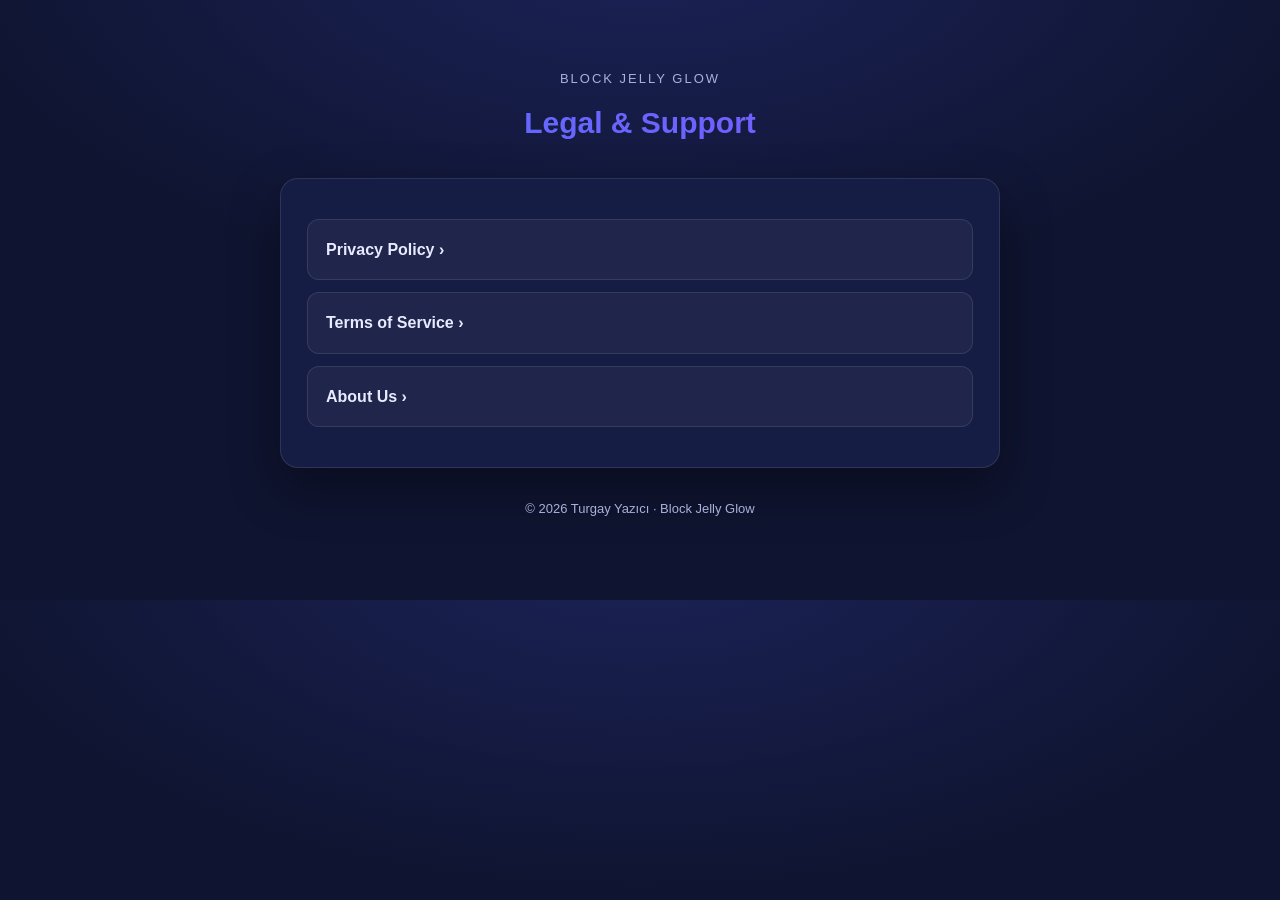
<file: index.html>
<!DOCTYPE html>
<html lang="en">
<head>
<meta charset="UTF-8">
<meta name="viewport" content="width=device-width, initial-scale=1.0">
<title>Block Jelly Glow — Legal & Support</title>
<link rel="stylesheet" href="style.css">
</head>
<body>
<div class="wrap">
  <header class="hero">
    <span class="logo">Block Jelly Glow</span>
    <h1>Legal &amp; Support</h1>
  </header>

  <div class="card">
    <ul class="home-links">
      <li><a href="privacy-policy.html">Privacy Policy &rsaquo;</a></li>
      <li><a href="terms-of-service.html">Terms of Service &rsaquo;</a></li>
      <li><a href="about-us.html">About Us &rsaquo;</a></li>
    </ul>
  </div>

  <footer>
    &copy; <span>2026</span> Turgay Yazıcı · Block Jelly Glow
  </footer>
</div>
</body>
</html>
</file>
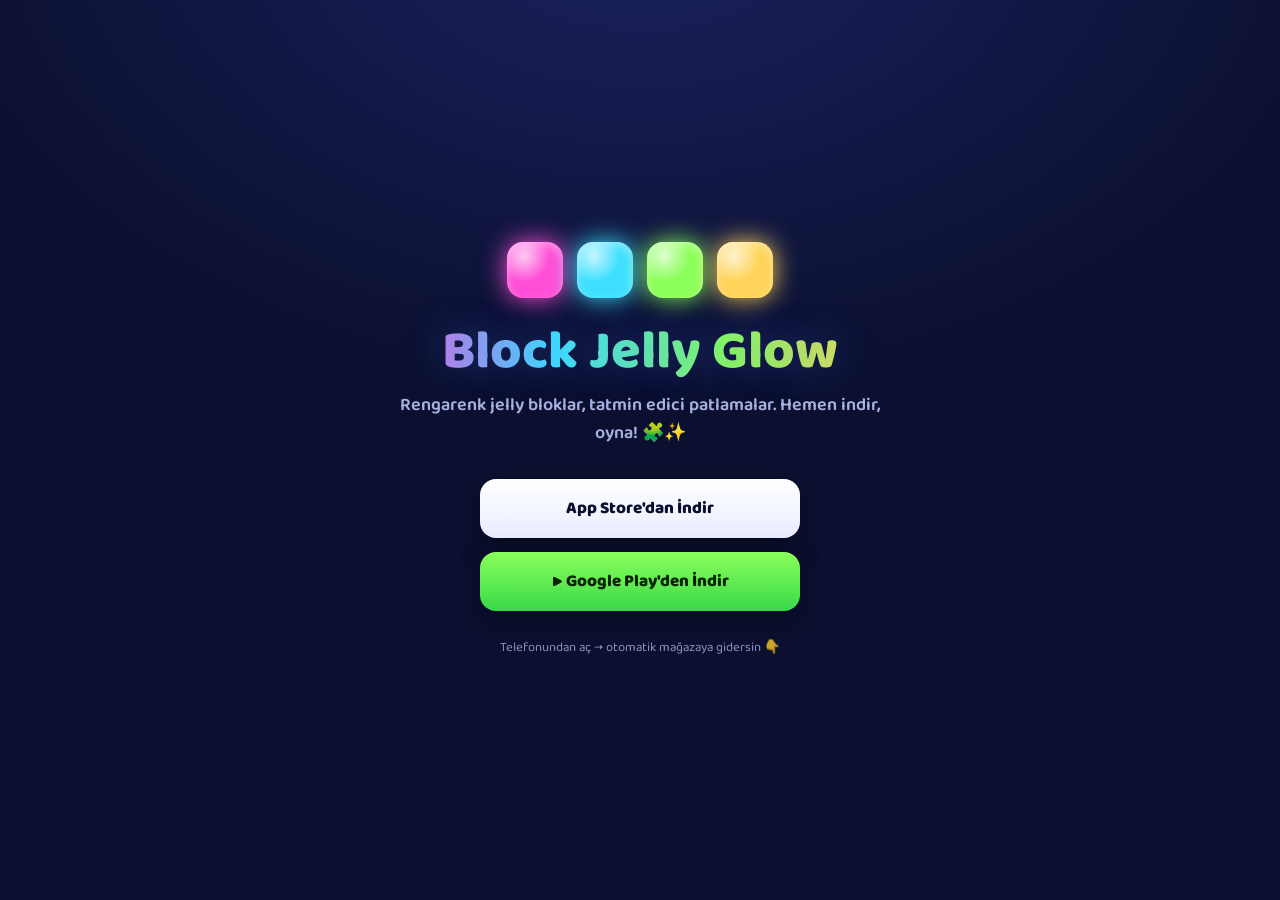
<file: oyun/index.html>
<!DOCTYPE html>
<html lang="tr">
<head>
<meta charset="utf-8">

<!-- ===== ANINDA YONLENDIRME (sayfa cizilmeden calisir) ===== -->
<script>
  (function(){
    var ua = navigator.userAgent || navigator.vendor || "";
    if (/android/i.test(ua)) {
      location.replace("https://play.google.com/store/apps/details?id=com.turgayyazici.blockjellyglow");
    } else if (/iPhone|iPad|iPod/i.test(ua)) {
      location.replace("https://apps.apple.com/app/id6781300844");
    }
    // Masaustu -> yonlendirme yok, asagidaki landing gorunur.
  })();
</script>

<meta name="viewport" content="width=device-width, initial-scale=1">
<title>Block Jelly Glow</title>

<!-- ===== SOSYAL MEDYA ONIZLEME (Open Graph) ===== -->
<meta property="og:type" content="website">
<meta property="og:title" content="Block Jelly Glow">
<meta property="og:description" content="Rengarenk jelly bloklar, tatmin edici patlamalar! Hemen indir, oyna. 🧩✨">
<meta property="og:url" content="https://turgay5353.github.io/oyun/">
<meta property="og:image" content="https://turgay5353.github.io/oyun/kapak.png">
<meta name="twitter:card" content="summary_large_image">
<meta name="twitter:title" content="Block Jelly Glow">
<meta name="twitter:description" content="Rengarenk jelly bloklar, tatmin edici patlamalar! Hemen indir, oyna. 🧩✨">
<meta name="twitter:image" content="https://turgay5353.github.io/oyun/kapak.png">

<link rel="preconnect" href="https://fonts.googleapis.com">
<link href="https://fonts.googleapis.com/css2?family=Baloo+2:wght@600;800&display=swap" rel="stylesheet">

<style>
  :root{--bg:#0b1030;--magenta:#ff4fd8;--cyan:#3fe0ff;--lime:#8bff5a;--gold:#ffd45a;--text:#eef1ff;--muted:#a8b0e0;}
  *{box-sizing:border-box;margin:0;padding:0}
  html,body{height:100%}
  body{
    font-family:'Baloo 2',system-ui,-apple-system,sans-serif;
    background:radial-gradient(1200px 800px at 50% -10%, #1b2260 0%, var(--bg) 60%);
    color:var(--text); min-height:100%;
    display:flex; align-items:center; justify-content:center;
    text-align:center; padding:32px 20px; overflow-x:hidden;
  }
  .wrap{max-width:520px; width:100%}
  .blocks{display:flex; gap:14px; justify-content:center; margin-bottom:26px}
  .blk{width:56px; height:56px; border-radius:16px; position:relative; animation:bob 2.6s ease-in-out infinite}
  .blk::after{content:""; position:absolute; inset:0; border-radius:16px;
    background:radial-gradient(circle at 30% 25%, rgba(255,255,255,.7), transparent 45%);}
  .b1{background:var(--magenta); box-shadow:0 0 26px var(--magenta), inset 0 4px 10px rgba(255,255,255,.4)}
  .b2{background:var(--cyan);    box-shadow:0 0 26px var(--cyan),    inset 0 4px 10px rgba(255,255,255,.4); animation-delay:.25s}
  .b3{background:var(--lime);    box-shadow:0 0 26px var(--lime),    inset 0 4px 10px rgba(255,255,255,.4); animation-delay:.5s}
  .b4{background:var(--gold);    box-shadow:0 0 26px var(--gold),    inset 0 4px 10px rgba(255,255,255,.4); animation-delay:.75s}
  @keyframes bob{0%,100%{transform:translateY(0)}50%{transform:translateY(-10px)}}
  h1{
    font-weight:800; font-size:clamp(34px,9vw,54px); line-height:1.05;
    background:linear-gradient(90deg,var(--magenta),var(--cyan),var(--lime),var(--gold));
    -webkit-background-clip:text; background-clip:text; color:transparent;
    text-shadow:0 0 40px rgba(80,120,255,.35); margin-bottom:10px;
  }
  p.tag{color:var(--muted); font-size:clamp(15px,4.4vw,18px); margin-bottom:32px; font-weight:600}
  .btns{display:flex; flex-direction:column; gap:14px; align-items:center}
  a.store{
    display:flex; align-items:center; justify-content:center; gap:10px;
    width:100%; max-width:320px; padding:16px 22px; border-radius:16px;
    font-weight:800; font-size:17px; text-decoration:none; color:#0b1030;
    background:linear-gradient(180deg,#ffffff,#e8ecff);
    box-shadow:0 10px 26px rgba(0,0,0,.35);
  }
  a.android{background:linear-gradient(180deg,#8bff5a,#38d94a); color:#0a2400}
  .note{margin-top:26px; color:var(--muted); font-size:13px; opacity:.8}
</style>
</head>
<body>
  <div class="wrap">
    <div class="blocks">
      <div class="blk b1"></div><div class="blk b2"></div>
      <div class="blk b3"></div><div class="blk b4"></div>
    </div>
    <h1>Block Jelly Glow</h1>
    <p class="tag">Rengarenk jelly bloklar, tatmin edici patlamalar. Hemen indir, oyna! 🧩✨</p>
    <div class="btns">
      <a class="store ios" href="https://apps.apple.com/app/id6781300844"> App Store'dan İndir</a>
      <a class="store android" href="https://play.google.com/store/apps/details?id=com.turgayyazici.blockjellyglow">▶ Google Play'den İndir</a>
    </div>
    <div class="note">Telefonundan aç → otomatik mağazaya gidersin 👇</div>
  </div>
</body>
</html>
</file>
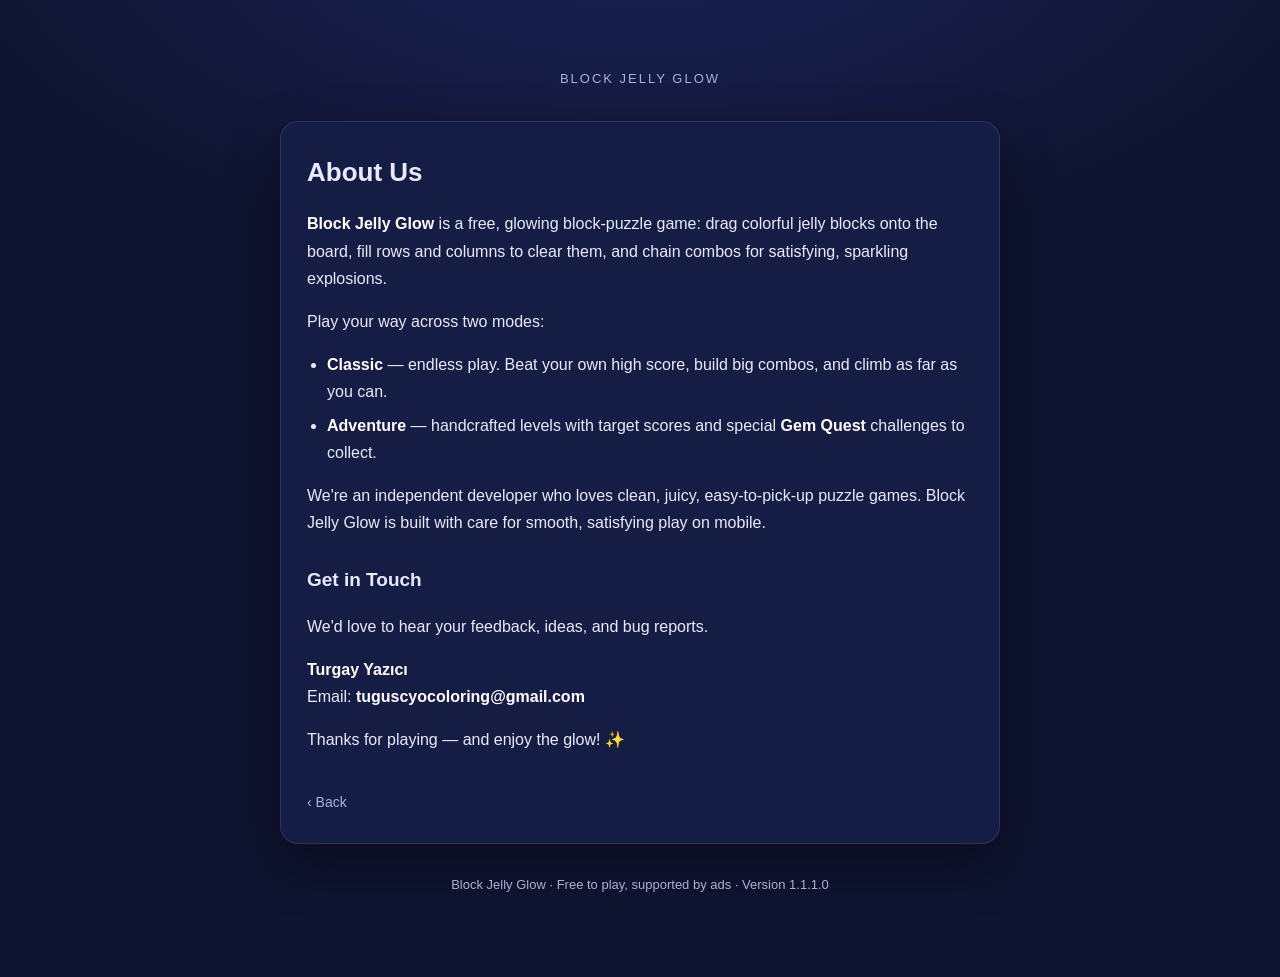
<file: about-us.html>
<!DOCTYPE html>
<html lang="en">
<head>
<meta charset="UTF-8">
<meta name="viewport" content="width=device-width, initial-scale=1.0">
<title>About Us — Block Jelly Glow</title>
<link rel="stylesheet" href="style.css">
</head>
<body>
<div class="wrap">
  <header class="hero">
    <span class="logo">Block Jelly Glow</span>
  </header>

  <div class="card">
    <h1 class="doc-title">About Us</h1>

    <p><strong>Block Jelly Glow</strong> is a free, glowing block-puzzle game: drag colorful jelly blocks onto the board, fill rows and columns to clear them, and chain combos for satisfying, sparkling explosions.</p>

    <p>Play your way across two modes:</p>
    <ul>
      <li><strong>Classic</strong> — endless play. Beat your own high score, build big combos, and climb as far as you can.</li>
      <li><strong>Adventure</strong> — handcrafted levels with target scores and special <strong>Gem Quest</strong> challenges to collect.</li>
    </ul>

    <p>We're an independent developer who loves clean, juicy, easy-to-pick-up puzzle games. Block Jelly Glow is built with care for smooth, satisfying play on mobile.</p>

    <h2>Get in Touch</h2>
    <p>We'd love to hear your feedback, ideas, and bug reports.</p>
    <p><strong>Turgay Yazıcı</strong><br>
    Email: <strong>tuguscyocoloring@gmail.com</strong></p>

    <p>Thanks for playing — and enjoy the glow! ✨</p>

    <a class="back" href="index.html">&lsaquo; Back</a>
  </div>

  <footer>
    Block Jelly Glow · Free to play, supported by ads · Version 1.1.1.0
  </footer>
</div>
</body>
</html>
</file>
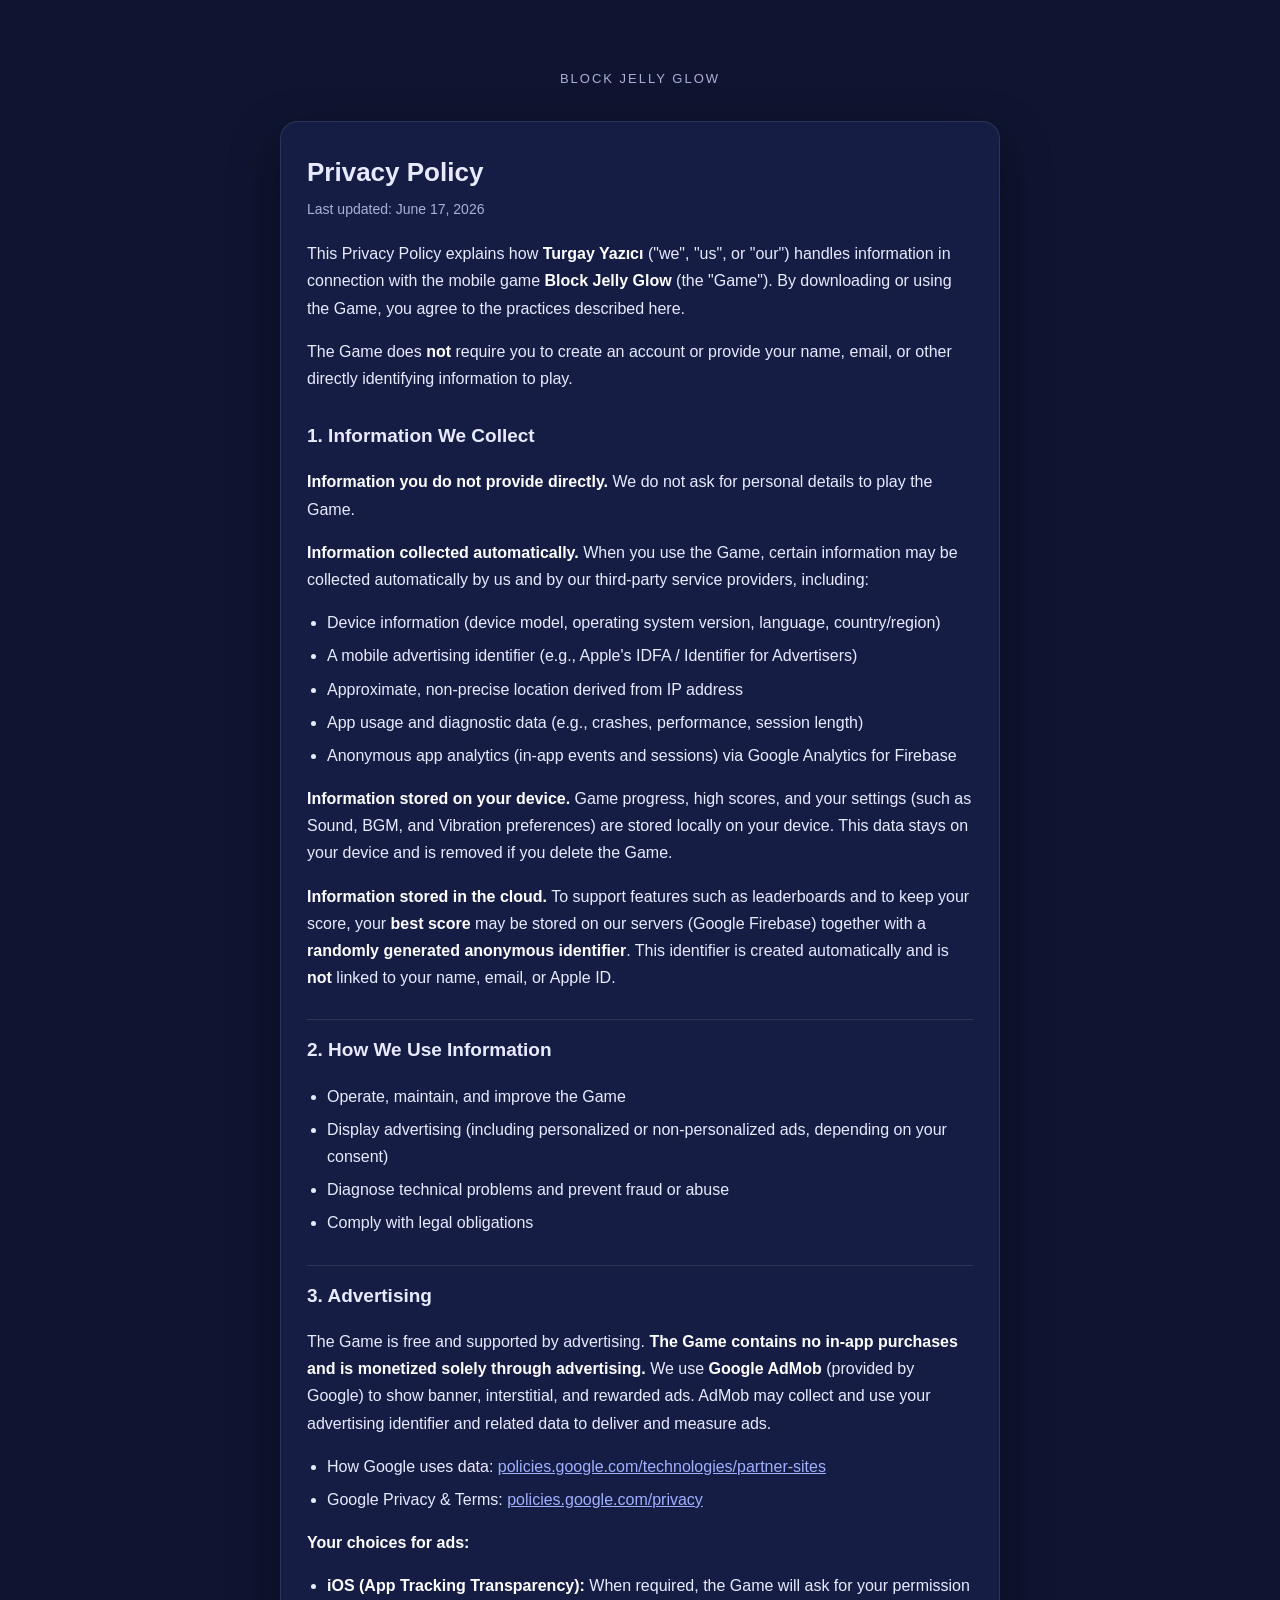
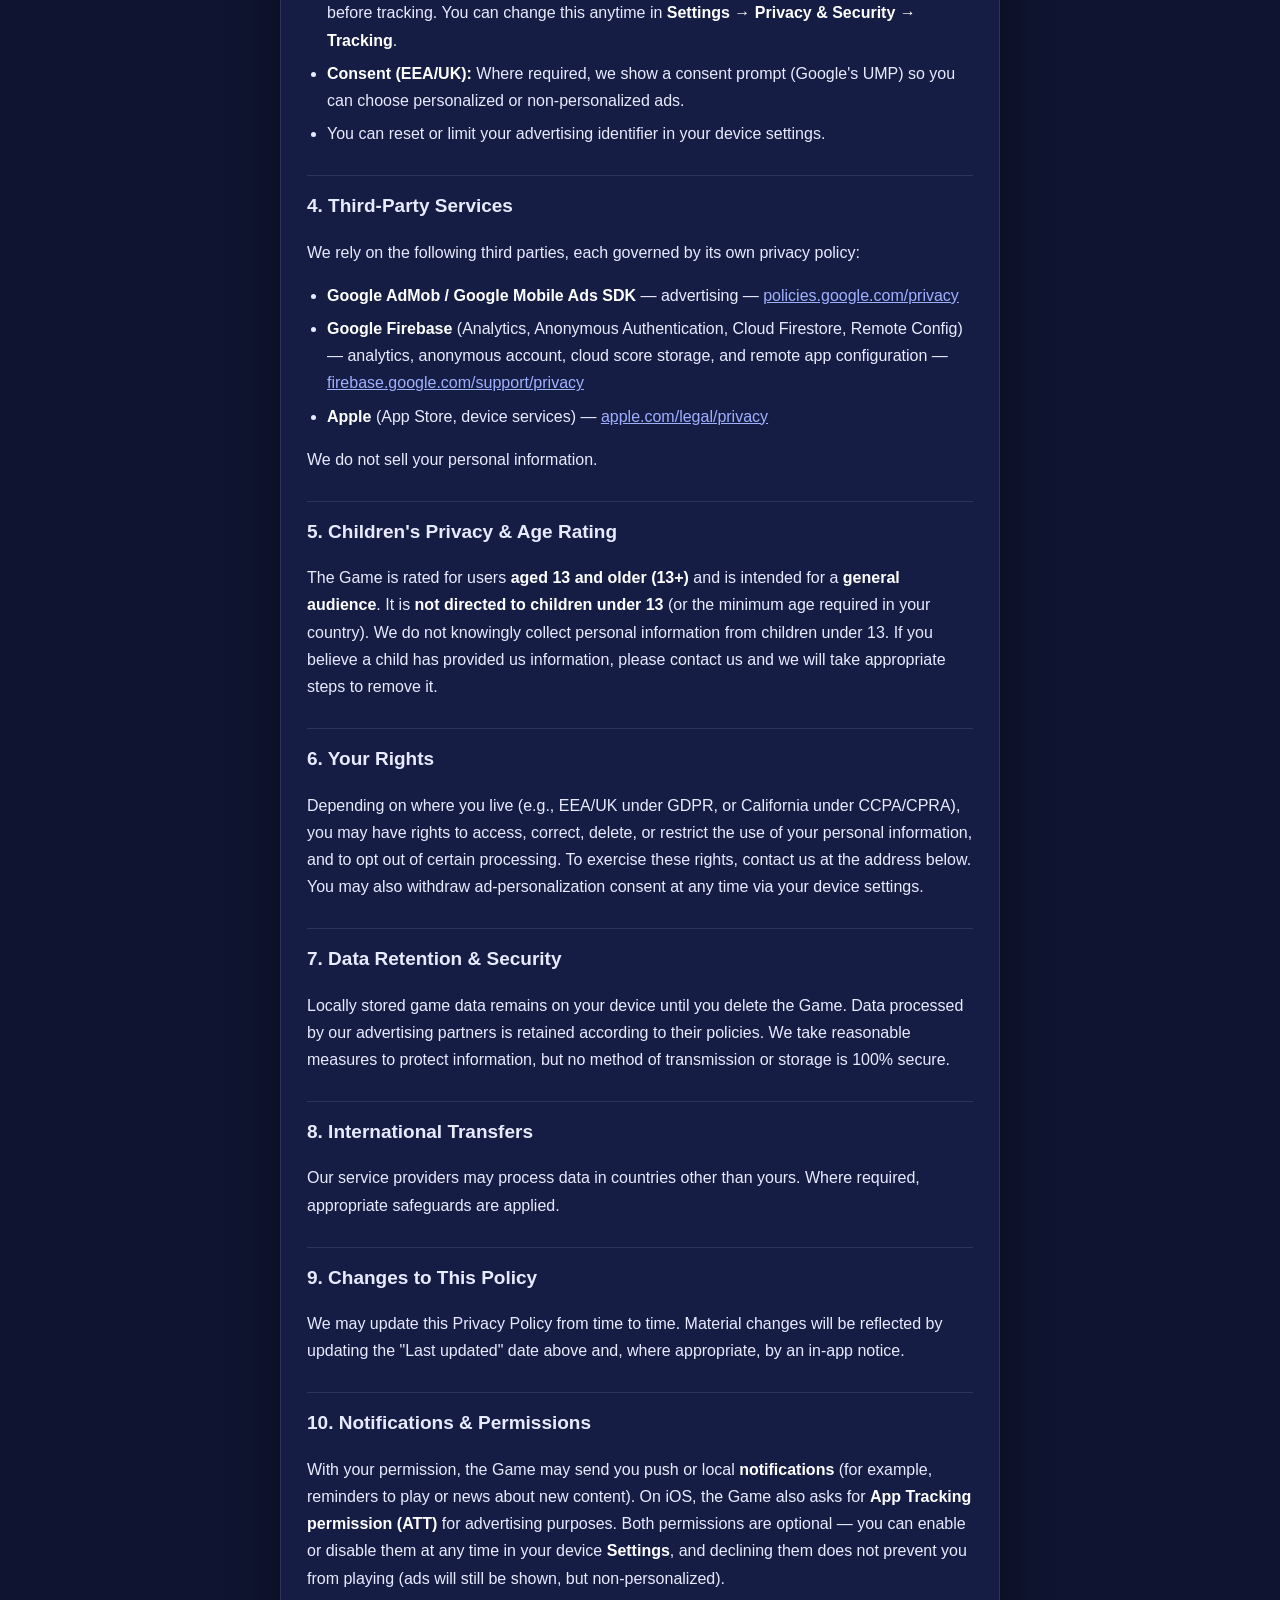
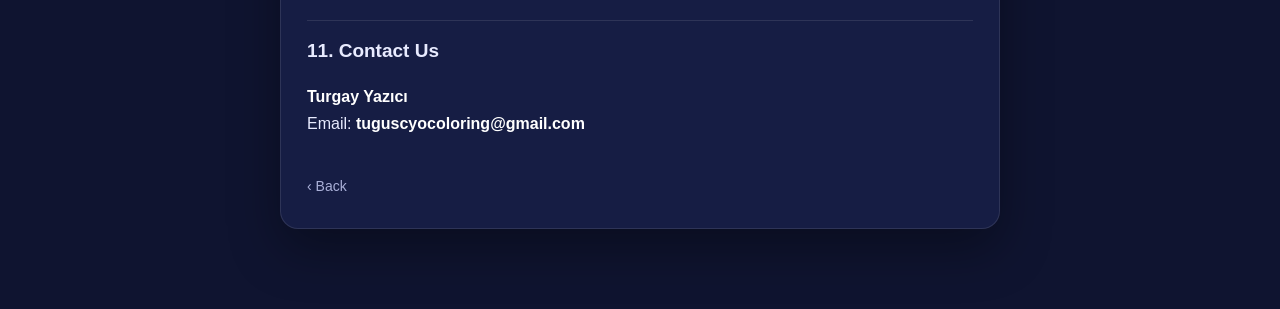
<file: privacy-policy.html>
<!DOCTYPE html>
<html lang="en">
<head>
<meta charset="UTF-8">
<meta name="viewport" content="width=device-width, initial-scale=1.0">
<title>Privacy Policy — Block Jelly Glow</title>
<link rel="stylesheet" href="style.css">
</head>
<body>
<div class="wrap">
  <header class="hero">
    <span class="logo">Block Jelly Glow</span>
  </header>

  <div class="card">
    <h1 class="doc-title">Privacy Policy</h1>
    <p class="updated">Last updated: June 17, 2026</p>

    <p>This Privacy Policy explains how <strong>Turgay Yazıcı</strong> ("we", "us", or "our") handles information in connection with the mobile game <strong>Block Jelly Glow</strong> (the "Game"). By downloading or using the Game, you agree to the practices described here.</p>
    <p>The Game does <strong>not</strong> require you to create an account or provide your name, email, or other directly identifying information to play.</p>

    <h2>1. Information We Collect</h2>
    <p><strong>Information you do not provide directly.</strong> We do not ask for personal details to play the Game.</p>
    <p><strong>Information collected automatically.</strong> When you use the Game, certain information may be collected automatically by us and by our third-party service providers, including:</p>
    <ul>
      <li>Device information (device model, operating system version, language, country/region)</li>
      <li>A mobile advertising identifier (e.g., Apple's IDFA / Identifier for Advertisers)</li>
      <li>Approximate, non-precise location derived from IP address</li>
      <li>App usage and diagnostic data (e.g., crashes, performance, session length)</li>
      <li>Anonymous app analytics (in-app events and sessions) via Google Analytics for Firebase</li>
    </ul>
    <p><strong>Information stored on your device.</strong> Game progress, high scores, and your settings (such as Sound, BGM, and Vibration preferences) are stored locally on your device. This data stays on your device and is removed if you delete the Game.</p>
    <p><strong>Information stored in the cloud.</strong> To support features such as leaderboards and to keep your score, your <strong>best score</strong> may be stored on our servers (Google Firebase) together with a <strong>randomly generated anonymous identifier</strong>. This identifier is created automatically and is <strong>not</strong> linked to your name, email, or Apple ID.</p>

    <h2>2. How We Use Information</h2>
    <ul>
      <li>Operate, maintain, and improve the Game</li>
      <li>Display advertising (including personalized or non-personalized ads, depending on your consent)</li>
      <li>Diagnose technical problems and prevent fraud or abuse</li>
      <li>Comply with legal obligations</li>
    </ul>

    <h2>3. Advertising</h2>
    <p>The Game is free and supported by advertising. <strong>The Game contains no in-app purchases and is monetized solely through advertising.</strong> We use <strong>Google AdMob</strong> (provided by Google) to show banner, interstitial, and rewarded ads. AdMob may collect and use your advertising identifier and related data to deliver and measure ads.</p>
    <ul>
      <li>How Google uses data: <a href="https://policies.google.com/technologies/partner-sites">policies.google.com/technologies/partner-sites</a></li>
      <li>Google Privacy &amp; Terms: <a href="https://policies.google.com/privacy">policies.google.com/privacy</a></li>
    </ul>
    <p><strong>Your choices for ads:</strong></p>
    <ul>
      <li><strong>iOS (App Tracking Transparency):</strong> When required, the Game will ask for your permission before tracking. You can change this anytime in <strong>Settings → Privacy &amp; Security → Tracking</strong>.</li>
      <li><strong>Consent (EEA/UK):</strong> Where required, we show a consent prompt (Google's UMP) so you can choose personalized or non-personalized ads.</li>
      <li>You can reset or limit your advertising identifier in your device settings.</li>
    </ul>

    <h2>4. Third-Party Services</h2>
    <p>We rely on the following third parties, each governed by its own privacy policy:</p>
    <ul>
      <li><strong>Google AdMob / Google Mobile Ads SDK</strong> — advertising — <a href="https://policies.google.com/privacy">policies.google.com/privacy</a></li>
      <li><strong>Google Firebase</strong> (Analytics, Anonymous Authentication, Cloud Firestore, Remote Config) — analytics, anonymous account, cloud score storage, and remote app configuration — <a href="https://firebase.google.com/support/privacy">firebase.google.com/support/privacy</a></li>
      <li><strong>Apple</strong> (App Store, device services) — <a href="https://www.apple.com/legal/privacy/">apple.com/legal/privacy</a></li>
    </ul>
    <p>We do not sell your personal information.</p>

    <h2>5. Children's Privacy &amp; Age Rating</h2>
    <p>The Game is rated for users <strong>aged 13 and older (13+)</strong> and is intended for a <strong>general audience</strong>. It is <strong>not directed to children under 13</strong> (or the minimum age required in your country). We do not knowingly collect personal information from children under 13. If you believe a child has provided us information, please contact us and we will take appropriate steps to remove it.</p>

    <h2>6. Your Rights</h2>
    <p>Depending on where you live (e.g., EEA/UK under GDPR, or California under CCPA/CPRA), you may have rights to access, correct, delete, or restrict the use of your personal information, and to opt out of certain processing. To exercise these rights, contact us at the address below. You may also withdraw ad-personalization consent at any time via your device settings.</p>

    <h2>7. Data Retention &amp; Security</h2>
    <p>Locally stored game data remains on your device until you delete the Game. Data processed by our advertising partners is retained according to their policies. We take reasonable measures to protect information, but no method of transmission or storage is 100% secure.</p>

    <h2>8. International Transfers</h2>
    <p>Our service providers may process data in countries other than yours. Where required, appropriate safeguards are applied.</p>

    <h2>9. Changes to This Policy</h2>
    <p>We may update this Privacy Policy from time to time. Material changes will be reflected by updating the "Last updated" date above and, where appropriate, by an in-app notice.</p>

    <h2>10. Notifications &amp; Permissions</h2>
    <p>With your permission, the Game may send you push or local <strong>notifications</strong> (for example, reminders to play or news about new content). On iOS, the Game also asks for <strong>App Tracking permission (ATT)</strong> for advertising purposes. Both permissions are optional — you can enable or disable them at any time in your device <strong>Settings</strong>, and declining them does not prevent you from playing (ads will still be shown, but non-personalized).</p>

    <h2>11. Contact Us</h2>
    <p><strong>Turgay Yazıcı</strong><br>
    Email: <strong>tuguscyocoloring@gmail.com</strong></p>

    <a class="back" href="index.html">&lsaquo; Back</a>
  </div>
</div>
</body>
</html>
</file>
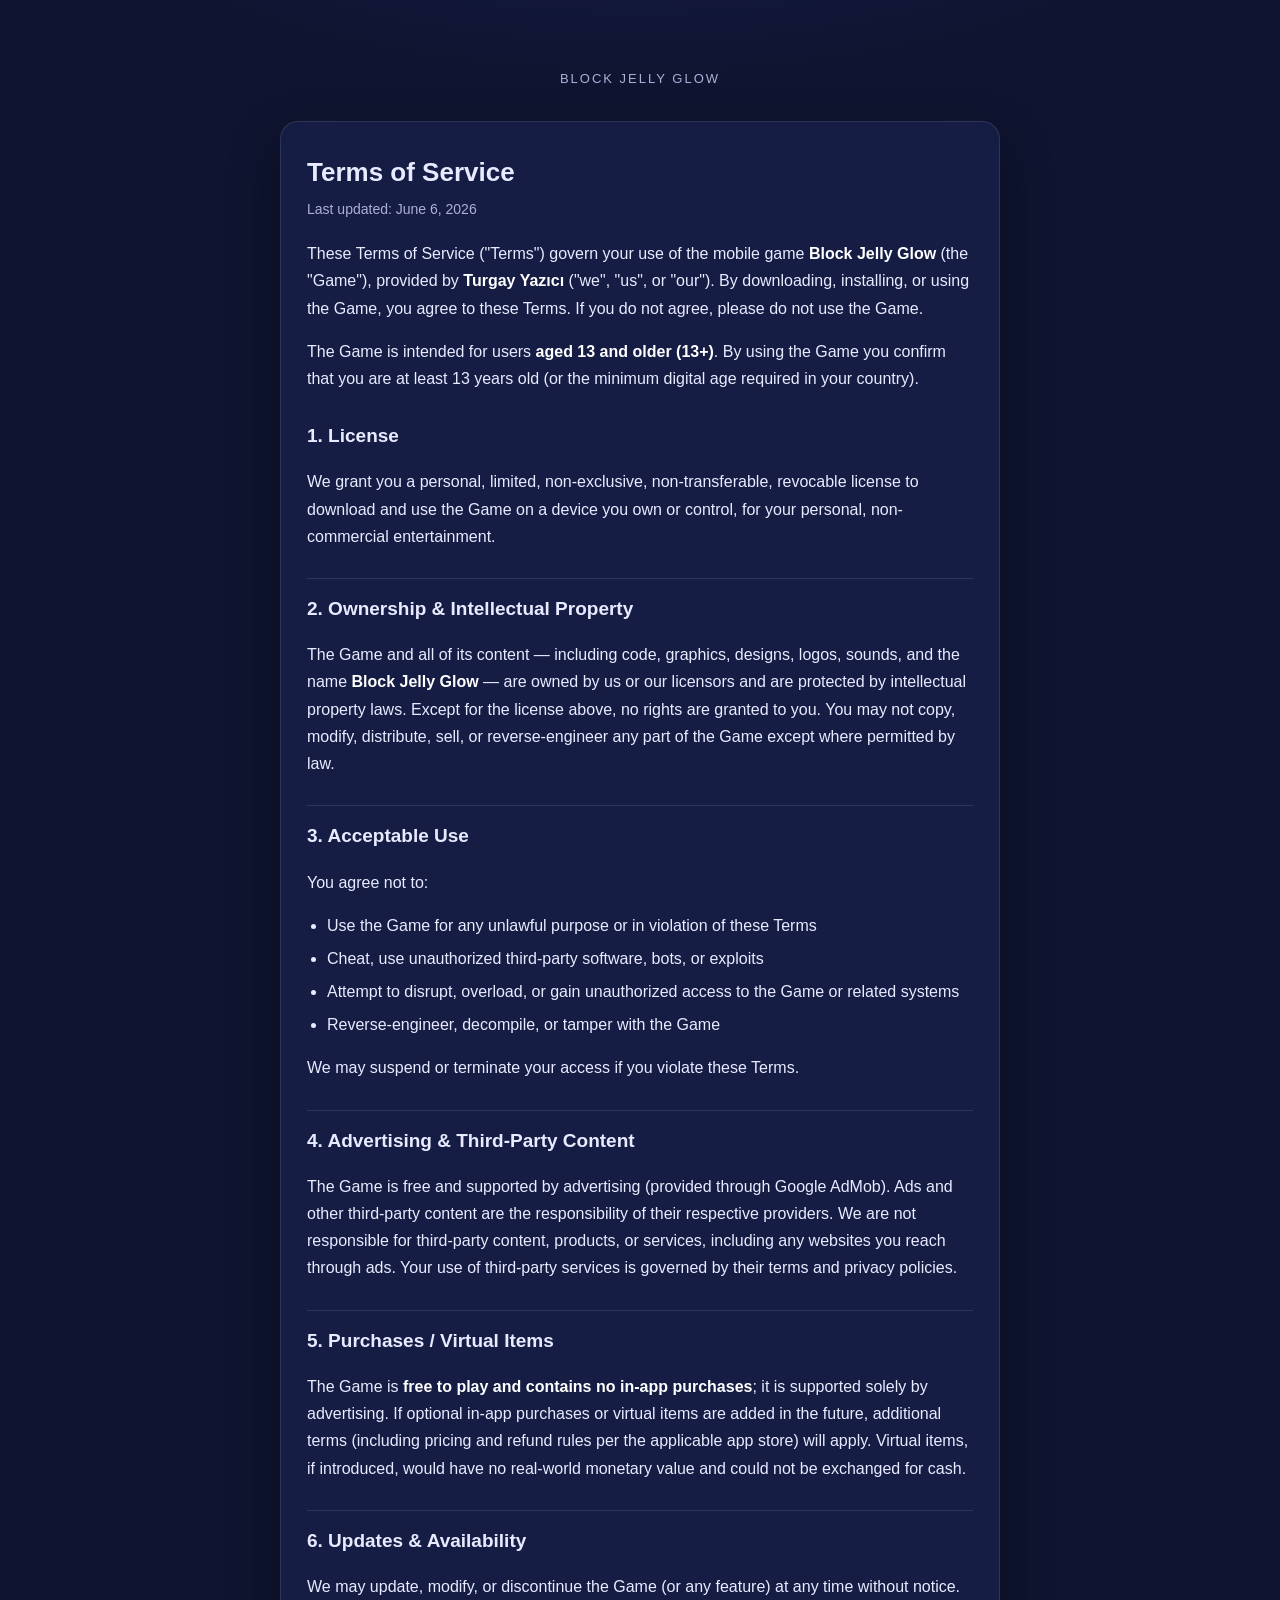
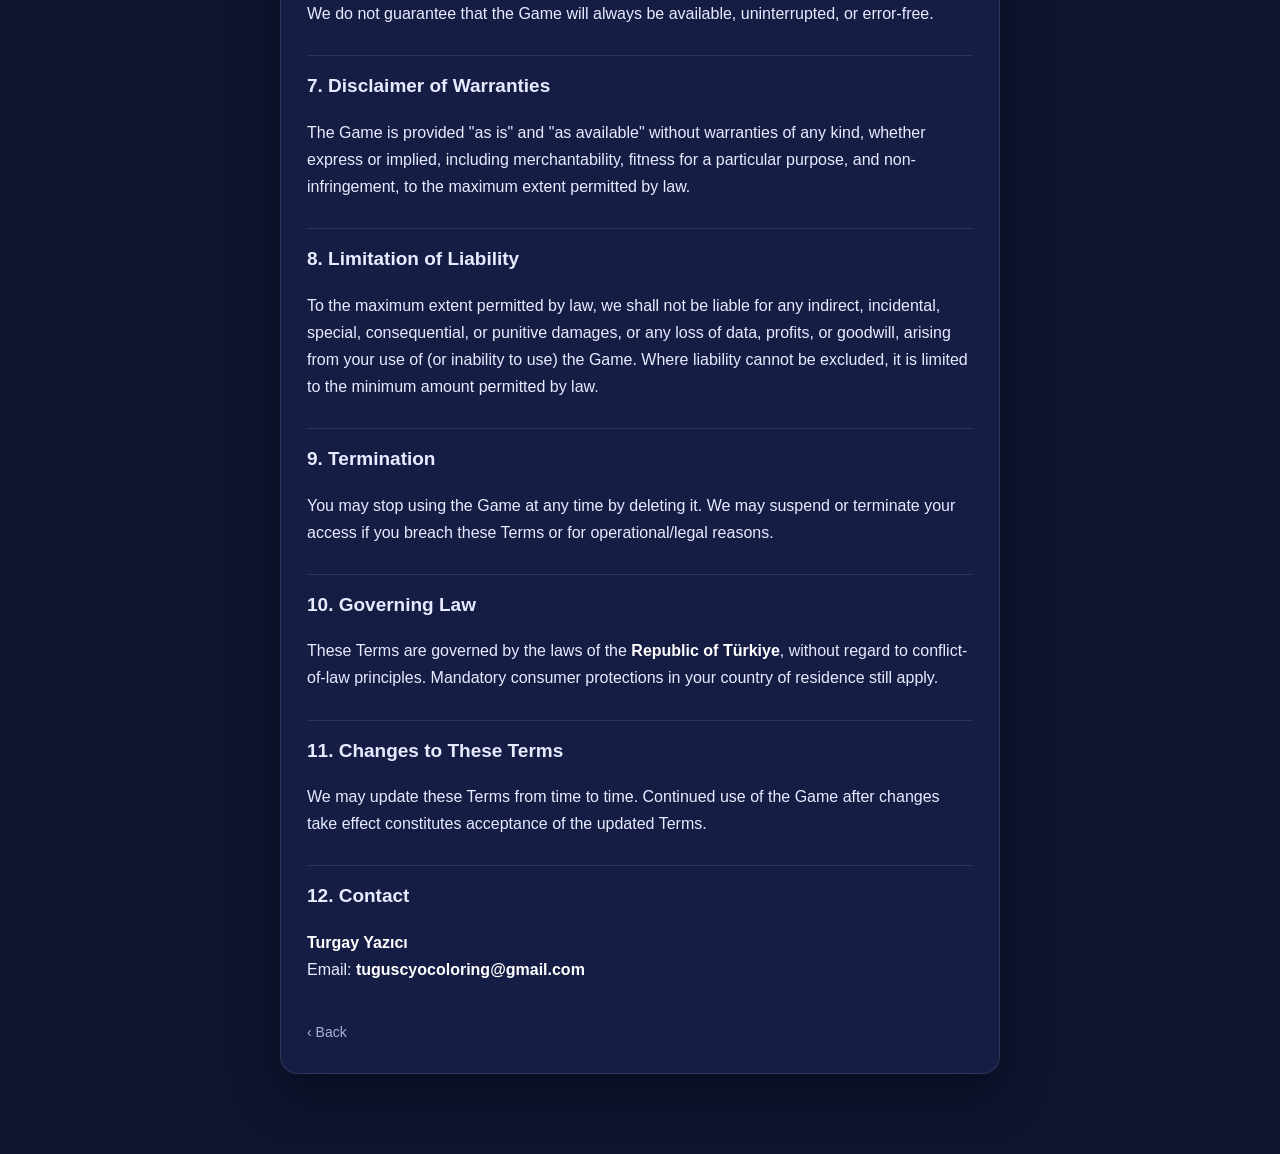
<file: terms-of-service.html>
<!DOCTYPE html>
<html lang="en">
<head>
<meta charset="UTF-8">
<meta name="viewport" content="width=device-width, initial-scale=1.0">
<title>Terms of Service — Block Jelly Glow</title>
<link rel="stylesheet" href="style.css">
</head>
<body>
<div class="wrap">
  <header class="hero">
    <span class="logo">Block Jelly Glow</span>
  </header>

  <div class="card">
    <h1 class="doc-title">Terms of Service</h1>
    <p class="updated">Last updated: June 6, 2026</p>

    <p>These Terms of Service ("Terms") govern your use of the mobile game <strong>Block Jelly Glow</strong> (the "Game"), provided by <strong>Turgay Yazıcı</strong> ("we", "us", or "our"). By downloading, installing, or using the Game, you agree to these Terms. If you do not agree, please do not use the Game.</p>
    <p>The Game is intended for users <strong>aged 13 and older (13+)</strong>. By using the Game you confirm that you are at least 13 years old (or the minimum digital age required in your country).</p>

    <h2>1. License</h2>
    <p>We grant you a personal, limited, non-exclusive, non-transferable, revocable license to download and use the Game on a device you own or control, for your personal, non-commercial entertainment.</p>

    <h2>2. Ownership &amp; Intellectual Property</h2>
    <p>The Game and all of its content — including code, graphics, designs, logos, sounds, and the name <strong>Block Jelly Glow</strong> — are owned by us or our licensors and are protected by intellectual property laws. Except for the license above, no rights are granted to you. You may not copy, modify, distribute, sell, or reverse-engineer any part of the Game except where permitted by law.</p>

    <h2>3. Acceptable Use</h2>
    <p>You agree not to:</p>
    <ul>
      <li>Use the Game for any unlawful purpose or in violation of these Terms</li>
      <li>Cheat, use unauthorized third-party software, bots, or exploits</li>
      <li>Attempt to disrupt, overload, or gain unauthorized access to the Game or related systems</li>
      <li>Reverse-engineer, decompile, or tamper with the Game</li>
    </ul>
    <p>We may suspend or terminate your access if you violate these Terms.</p>

    <h2>4. Advertising &amp; Third-Party Content</h2>
    <p>The Game is free and supported by advertising (provided through Google AdMob). Ads and other third-party content are the responsibility of their respective providers. We are not responsible for third-party content, products, or services, including any websites you reach through ads. Your use of third-party services is governed by their terms and privacy policies.</p>

    <h2>5. Purchases / Virtual Items</h2>
    <p>The Game is <strong>free to play and contains no in-app purchases</strong>; it is supported solely by advertising. If optional in-app purchases or virtual items are added in the future, additional terms (including pricing and refund rules per the applicable app store) will apply. Virtual items, if introduced, would have no real-world monetary value and could not be exchanged for cash.</p>

    <h2>6. Updates &amp; Availability</h2>
    <p>We may update, modify, or discontinue the Game (or any feature) at any time without notice. We do not guarantee that the Game will always be available, uninterrupted, or error-free.</p>

    <h2>7. Disclaimer of Warranties</h2>
    <p>The Game is provided "as is" and "as available" without warranties of any kind, whether express or implied, including merchantability, fitness for a particular purpose, and non-infringement, to the maximum extent permitted by law.</p>

    <h2>8. Limitation of Liability</h2>
    <p>To the maximum extent permitted by law, we shall not be liable for any indirect, incidental, special, consequential, or punitive damages, or any loss of data, profits, or goodwill, arising from your use of (or inability to use) the Game. Where liability cannot be excluded, it is limited to the minimum amount permitted by law.</p>

    <h2>9. Termination</h2>
    <p>You may stop using the Game at any time by deleting it. We may suspend or terminate your access if you breach these Terms or for operational/legal reasons.</p>

    <h2>10. Governing Law</h2>
    <p>These Terms are governed by the laws of the <strong>Republic of Türkiye</strong>, without regard to conflict-of-law principles. Mandatory consumer protections in your country of residence still apply.</p>

    <h2>11. Changes to These Terms</h2>
    <p>We may update these Terms from time to time. Continued use of the Game after changes take effect constitutes acceptance of the updated Terms.</p>

    <h2>12. Contact</h2>
    <p><strong>Turgay Yazıcı</strong><br>
    Email: <strong>tuguscyocoloring@gmail.com</strong></p>

    <a class="back" href="index.html">&lsaquo; Back</a>
  </div>
</div>
</body>
</html>
</file>
<file: style.css>
:root {
  --bg: #0f1430;
  --card: #161d44;
  --accent: #5b6cff;
  --accent2: #7b5bff;
  --text: #e8ebff;
  --muted: #aab0d8;
  --line: rgba(255,255,255,0.10);
}

* { box-sizing: border-box; }

html { -webkit-text-size-adjust: 100%; }

body {
  margin: 0;
  font-family: -apple-system, BlinkMacSystemFont, "Segoe UI", Roboto, Helvetica, Arial, sans-serif;
  background: radial-gradient(1200px 600px at 50% -10%, #1b2358 0%, var(--bg) 60%);
  color: var(--text);
  line-height: 1.7;
}

.wrap {
  max-width: 760px;
  margin: 0 auto;
  padding: 24px 20px 80px;
}

header.hero {
  text-align: center;
  padding: 40px 16px 8px;
}

header.hero .logo {
  display: inline-block;
  font-size: 13px;
  letter-spacing: 2px;
  text-transform: uppercase;
  color: var(--muted);
}

header.hero h1 {
  margin: 6px 0 0;
  font-size: 30px;
  background: linear-gradient(90deg, var(--accent), var(--accent2));
  -webkit-background-clip: text;
  background-clip: text;
  color: transparent;
}

.card {
  background: var(--card);
  border: 1px solid var(--line);
  border-radius: 18px;
  padding: 28px 26px;
  margin-top: 22px;
  box-shadow: 0 20px 50px rgba(0,0,0,0.35);
}

h1.doc-title { font-size: 26px; margin: 0 0 4px; }
.updated { color: var(--muted); font-size: 14px; margin: 0 0 18px; }

h2 {
  font-size: 19px;
  margin: 28px 0 8px;
  padding-top: 14px;
  border-top: 1px solid var(--line);
}
h2:first-of-type { border-top: 0; padding-top: 0; }

p, li { color: var(--text); }
ul { padding-left: 20px; }
li { margin: 6px 0; }

a { color: #9fb0ff; word-break: break-word; }
a:hover { color: #c5cfff; }

strong { color: #fff; }

.home-links { list-style: none; padding: 0; margin: 8px 0 0; }
.home-links li { margin: 12px 0; }
.home-links a {
  display: block;
  padding: 16px 18px;
  background: rgba(255,255,255,0.04);
  border: 1px solid var(--line);
  border-radius: 12px;
  text-decoration: none;
  color: var(--text);
  font-weight: 600;
}
.home-links a:hover { background: rgba(255,255,255,0.08); }

footer {
  text-align: center;
  color: var(--muted);
  font-size: 13px;
  margin-top: 30px;
}
footer a { color: var(--muted); }

.back { display: inline-block; margin-top: 22px; color: var(--muted); text-decoration: none; font-size: 14px; }
.back:hover { color: var(--text); }
</file>
